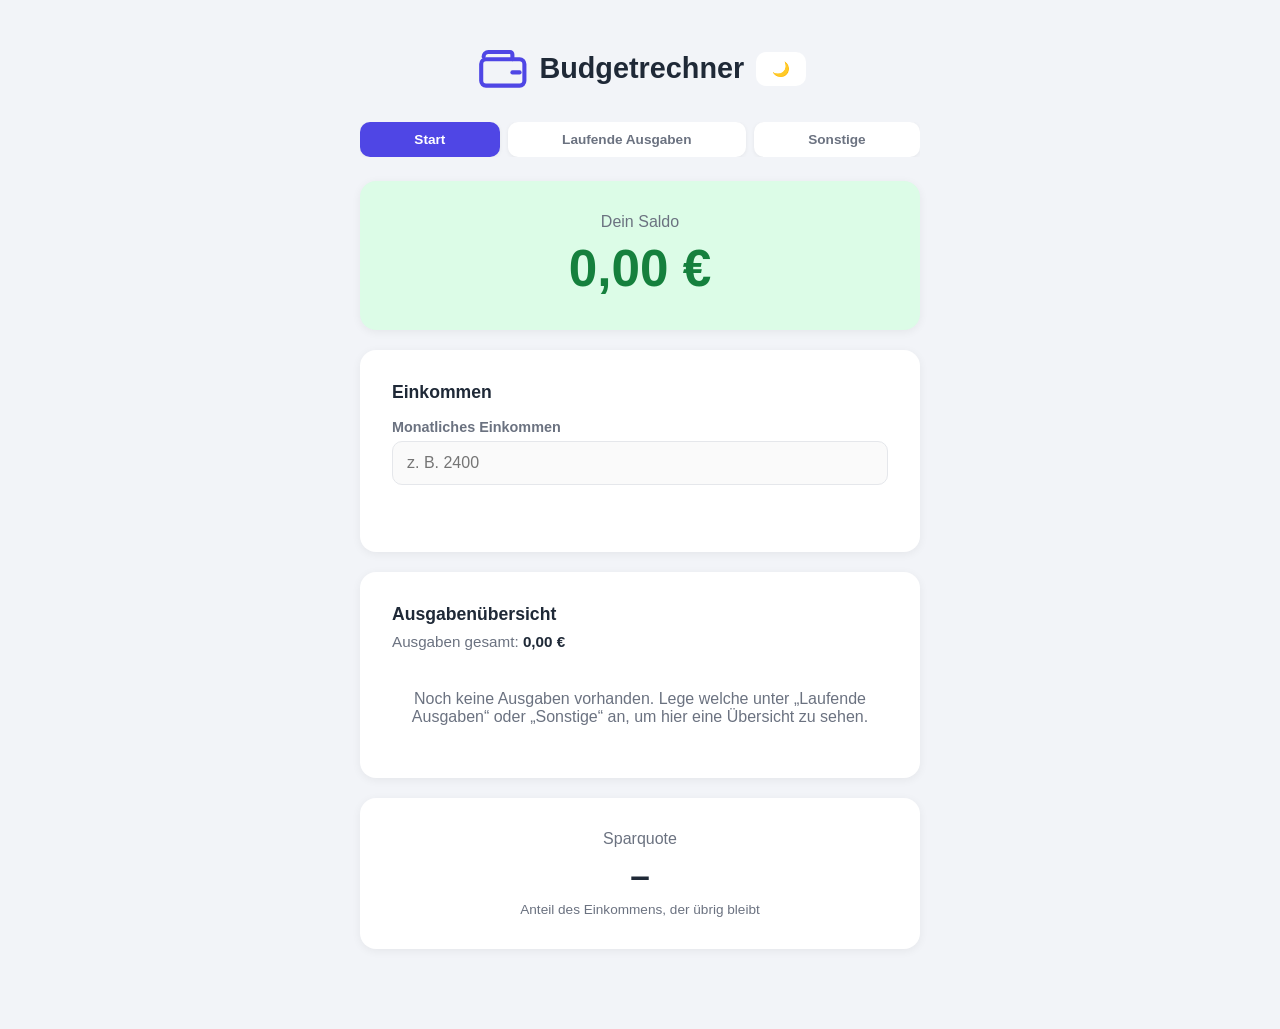
<file: index.html>
<!DOCTYPE html>
<html lang="de">
<head>
  <meta charset="UTF-8">
  <script>
    // Verhindert ein kurzes Aufblitzen des Hellmodus beim Laden/Seitenwechsel
    // im Dunkelmodus: liest den gespeicherten Modus synchron VOR dem ersten
    // Rendern aus und setzt die Klasse direkt am <html>-Element (das schon
    // existiert, während <body> hier noch nicht geparst ist).
    if (localStorage.getItem("budgetrechnerModus") === "dunkel") {
      document.documentElement.classList.add("dunkel-modus");
    }
  </script>
  <meta name="viewport" content="width=device-width, initial-scale=1.0, viewport-fit=cover">
  <meta name="apple-mobile-web-app-capable" content="yes">
  <meta name="mobile-web-app-capable" content="yes">
  <meta name="apple-mobile-web-app-status-bar-style" content="black-translucent">
  <meta name="apple-mobile-web-app-title" content="Budgetrechner">
  <title>Budgetrechner</title>
  <link rel="stylesheet" href="style.css">
  <link rel="manifest" href="manifest.json">
  <link rel="apple-touch-icon" href="icon-180.png">
</head>
<body>

  <div class="container">
    <div class="kopfzeile">
      <h1>
        <span class="icon-wallet" aria-hidden="true">
          <svg viewBox="0 0 24 24" fill="none" stroke="currentColor" stroke-width="1.7" stroke-linecap="round" stroke-linejoin="round">
            <path d="M4 7a2 2 0 0 1 2-2h9a1 1 0 0 1 1 1v2"/>
            <rect x="3" y="8" width="18" height="11" rx="2"/>
            <path d="M16 13.5h3"/>
          </svg>
        </span>
        Budgetrechner
      </h1>
      <button type="button" id="modus-umschalten" class="btn btn-modus" title="Dunkelmodus umschalten">🌙</button>
    </div>

    <!-- ================= NAVIGATION ================= -->
    <nav class="nav-leiste">
      <a class="nav-link" href="index.html">Start</a>
      <a class="nav-link" href="kategorien.html">Laufende Ausgaben</a>
      <a class="nav-link" href="sonstige.html">Sonstige</a>
    </nav>

    <!-- ================= SALDO-KARTE ================= -->
    <!-- Zeigt das Ergebnis (Einkommen minus ALLE Ausgaben aller Kategorien) an -->
    <section class="karte saldo-karte" id="saldo-karte">
      <p class="saldo-label">Dein Saldo</p>
      <p class="saldo-betrag" id="saldo-anzeige">0,00 €</p>
    </section>

    <!-- ================= EINKOMMEN-KARTE ================= -->
    <section class="karte">
      <h2>Einkommen</h2>
      <div class="feld-gruppe">
        <label for="einkommen-input">Monatliches Einkommen</label>
        <input
          type="text"
          id="einkommen-input"
          placeholder="z. B. 2400"
          inputmode="decimal"
          autocomplete="off"
        >
        <p class="fehler-text" id="einkommen-fehler"></p>
      </div>
    </section>

    <!-- ================= DIAGRAMM-KARTE ================= -->
    <!-- Tortendiagramm ohne externe Bibliothek (SVG): ein Kreissegment pro
         Kategorie mit Ausgaben (plus "Sonstige") plus Legende, größter
         Anteil zuerst. Baut sich nur beim ersten Laden der Seite animiert auf. -->
    <section class="karte diagramm-karte">
      <h2>Ausgabenübersicht</h2>
      <p class="ausgaben-gesamt">Ausgaben gesamt: <span id="ausgaben-gesamt-betrag">0,00 €</span></p>
      <div class="diagramm-flaeche" id="diagramm-flaeche"></div>
      <p class="leer-hinweis" id="diagramm-leer-hinweis">
        Noch keine Ausgaben vorhanden. Lege welche unter „Laufende Ausgaben“
        oder „Sonstige“ an, um hier eine Übersicht zu sehen.
      </p>
    </section>

    <!-- ================= SPARQUOTE-KARTE ================= -->
    <!-- Zeigt, welcher Anteil des Einkommens nach Abzug ALLER Ausgaben übrig
         bleibt. Wird von script.js (rendereSparquote) zusammen mit dem Saldo
         aktualisiert. -->
    <section class="karte sparquote-karte" id="sparquote-karte">
      <p class="saldo-label">Sparquote</p>
      <p class="sparquote-wert" id="sparquote-anzeige">–</p>
      <p class="sparquote-hinweis">Anteil des Einkommens, der übrig bleibt</p>
    </section>
  </div>

  <script src="script.js"></script>
</body>
</html>
</file>
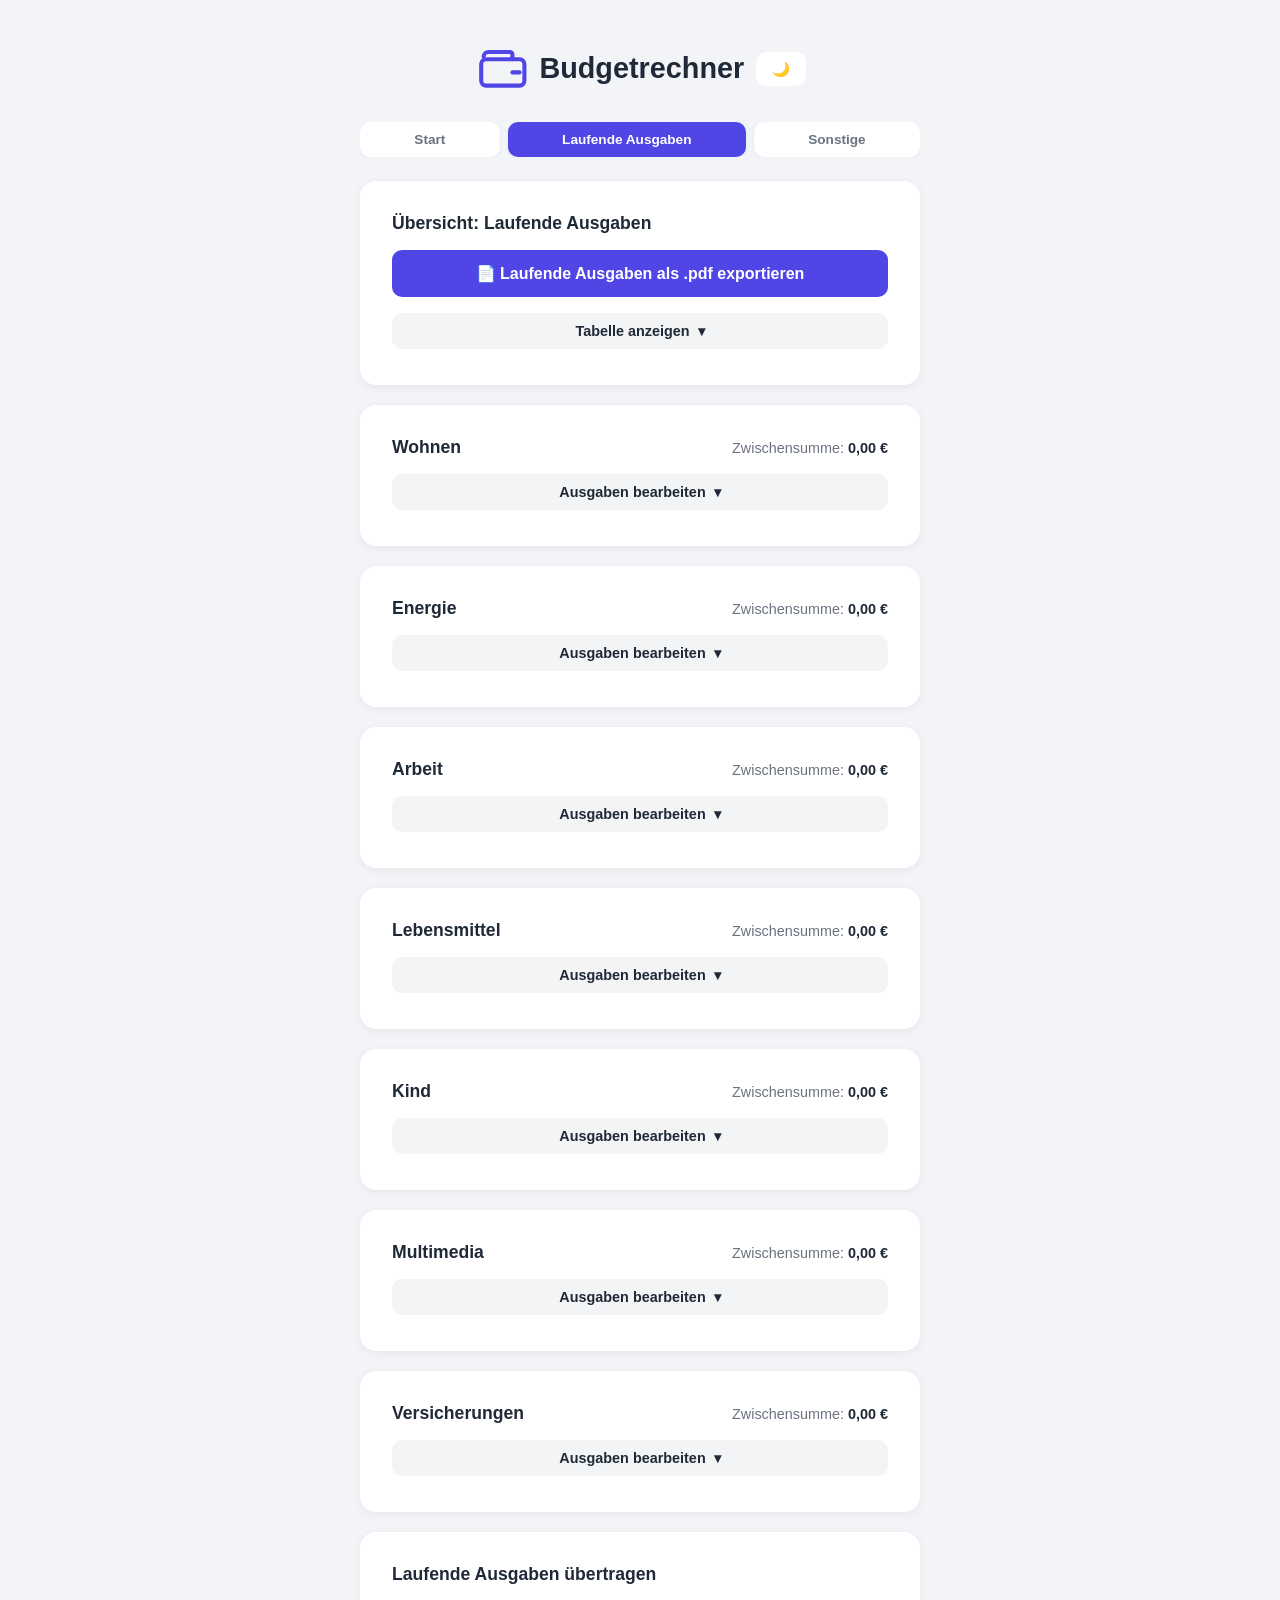
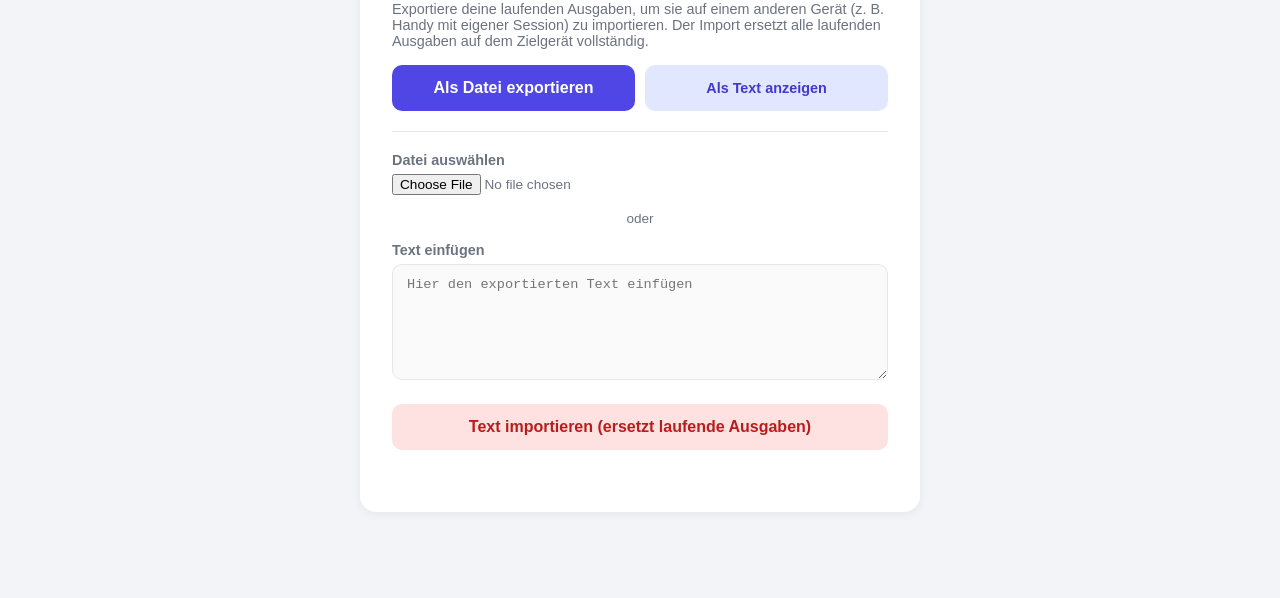
<file: kategorien.html>
<!DOCTYPE html>
<html lang="de">
<head>
  <meta charset="UTF-8">
  <script>
    // Verhindert ein kurzes Aufblitzen des Hellmodus beim Laden/Seitenwechsel
    // im Dunkelmodus: liest den gespeicherten Modus synchron VOR dem ersten
    // Rendern aus und setzt die Klasse direkt am <html>-Element (das schon
    // existiert, während <body> hier noch nicht geparst ist).
    if (localStorage.getItem("budgetrechnerModus") === "dunkel") {
      document.documentElement.classList.add("dunkel-modus");
    }
  </script>
  <meta name="viewport" content="width=device-width, initial-scale=1.0, viewport-fit=cover">
  <meta name="apple-mobile-web-app-capable" content="yes">
  <meta name="mobile-web-app-capable" content="yes">
  <meta name="apple-mobile-web-app-status-bar-style" content="black-translucent">
  <meta name="apple-mobile-web-app-title" content="Budgetrechner">
  <title>Laufende Ausgaben – Budgetrechner</title>
  <link rel="stylesheet" href="style.css">
  <link rel="manifest" href="manifest.json">
  <link rel="apple-touch-icon" href="icon-180.png">
</head>
<body>

  <div class="container">
    <div class="kopfzeile">
      <h1>
        <span class="icon-wallet" aria-hidden="true">
          <svg viewBox="0 0 24 24" fill="none" stroke="currentColor" stroke-width="1.7" stroke-linecap="round" stroke-linejoin="round">
            <path d="M4 7a2 2 0 0 1 2-2h9a1 1 0 0 1 1 1v2"/>
            <rect x="3" y="8" width="18" height="11" rx="2"/>
            <path d="M16 13.5h3"/>
          </svg>
        </span>
        Budgetrechner
      </h1>
      <button type="button" id="modus-umschalten" class="btn btn-modus" title="Dunkelmodus umschalten">🌙</button>
    </div>

    <!-- ================= NAVIGATION ================= -->
    <nav class="nav-leiste">
      <a class="nav-link" href="index.html">Start</a>
      <a class="nav-link" href="kategorien.html">Laufende Ausgaben</a>
      <a class="nav-link" href="sonstige.html">Sonstige</a>
    </nav>

    <!-- Nur beim Drucken/PDF-Export sichtbarer Kopfbereich (siehe @media print
         in style.css): Überschrift + aktuelles Datum. script.js
         (initialisierePdfExport) trägt das Datum automatisch ein. -->
    <div class="druck-kopf">
      <h1 class="druck-titel">Laufende Ausgaben</h1>
      <p class="druck-datum" id="druck-datum"></p>
    </div>

    <!-- ================= ÜBERSICHTSTABELLE ================= -->
    <!-- Zeigt alle laufenden Ausgaben gruppiert nach Kategorie mit Zwischensumme.
         Wird von script.js (rendereUebersichtstabelle) automatisch befüllt;
         Kategorien ohne Ausgaben tauchen hier nicht auf. -->
    <section class="karte uebersicht-karte" data-tabelle-modus="kategorien">
      <h2>Übersicht: Laufende Ausgaben</h2>

      <!-- Löst per window.print() den Druckdialog des Browsers aus; dort kann
           "Als PDF sichern" gewählt werden. Das Druck-Stylesheet (@media
           print) blendet alles außer dieser Tabelle aus. Bewusst außerhalb
           von ".kategorie-details" platziert, damit man die Tabelle nicht
           erst aufklappen muss, um sie zu exportieren. -->
      <button type="button" class="btn btn-primary btn-pdf-export" id="pdf-export-button">
        📄 Laufende Ausgaben als .pdf exportieren
      </button>

      <button type="button" class="btn kategorie-umschalten" aria-expanded="false" data-label-zu="Tabelle anzeigen" data-label-offen="Tabelle einklappen">
        <span class="umschalten-text">Tabelle anzeigen</span>
        <span class="umschalten-pfeil" aria-hidden="true">▾</span>
      </button>

      <div class="kategorie-details">
      <div class="tabelle-wrapper">
        <table class="uebersicht-tabelle">
          <thead>
            <tr>
              <th scope="col">Kategorie</th>
              <th scope="col" class="spalte-zahl">Monat</th>
              <th scope="col" class="spalte-zahl">Jahr</th>
            </tr>
          </thead>
          <tbody class="uebersicht-tabelle-body"></tbody>
        </table>
      </div>
      <p class="leer-hinweis">Noch keine laufenden Ausgaben vorhanden.</p>
      </div>
    </section>

    <!-- Jede Karte unten ist eine "Ausgaben-Karte": script.js erkennt sie über
         die Klasse "ausgaben-karte" und das Attribut "data-ziel" und macht
         Formular, Liste, Bearbeiten/Löschen und Zwischensumme automatisch
         funktionsfähig – der Ablauf ist für alle 7 Kategorien identisch. -->

    <!-- ================= WOHNEN ================= -->
    <section class="karte ausgaben-karte" data-ziel="wohnen">
      <div class="kategorie-kopf">
        <h2>Wohnen</h2>
        <p class="kategorie-zwischensumme">Zwischensumme: <span class="zwischensumme-betrag">0,00 €</span></p>
      </div>

      <!-- Horizontales Balkendiagramm dieser Kategorie, größte Ausgabe oben.
           Wird von script.js (rendereKategorieBalken) befüllt und bei leerer
           Kategorie automatisch ausgeblendet. -->
      <div class="kategorie-balken"></div>

      <!-- Ein-/Ausklapp-Button: Formular und Liste sind standardmäßig
           eingeklappt, damit die Kachel kompakt bleibt. script.js schaltet
           dazu die Klasse "offen" am darunterliegenden Bereich um. -->
      <button type="button" class="btn kategorie-umschalten" aria-expanded="false" data-label-zu="Ausgaben bearbeiten" data-label-offen="Ausgaben einklappen">
        <span class="umschalten-text">Ausgaben bearbeiten</span>
        <span class="umschalten-pfeil" aria-hidden="true">▾</span>
      </button>

      <div class="kategorie-details">
      <form class="ausgabe-formular" novalidate>
        <div class="feld-gruppe">
          <label for="wohnen-name-input">Name</label>
          <input type="text" id="wohnen-name-input" class="ausgabe-name-input" placeholder="z. B. Miete" autocomplete="off">
          <p class="fehler-text name-fehler"></p>
        </div>
        <div class="feld-gruppe">
          <label for="wohnen-betrag-input">Betrag pro Monat</label>
          <input type="text" id="wohnen-betrag-input" class="ausgabe-betrag-input" placeholder="z. B. 800" inputmode="decimal" autocomplete="off">
          <p class="fehler-text betrag-fehler"></p>
        </div>
        <button type="submit" class="btn btn-primary">+ Ausgabe hinzufügen</button>
      </form>

      <ul class="ausgaben-liste"></ul>
      <p class="leer-hinweis">Noch keine Ausgaben in dieser Kategorie.</p>
      </div>
    </section>

    <!-- ================= ENERGIE ================= -->
    <section class="karte ausgaben-karte" data-ziel="energie">
      <div class="kategorie-kopf">
        <h2>Energie</h2>
        <p class="kategorie-zwischensumme">Zwischensumme: <span class="zwischensumme-betrag">0,00 €</span></p>
      </div>

      <!-- Horizontales Balkendiagramm dieser Kategorie, größte Ausgabe oben.
           Wird von script.js (rendereKategorieBalken) befüllt und bei leerer
           Kategorie automatisch ausgeblendet. -->
      <div class="kategorie-balken"></div>

      <!-- Ein-/Ausklapp-Button: Formular und Liste sind standardmäßig
           eingeklappt, damit die Kachel kompakt bleibt. script.js schaltet
           dazu die Klasse "offen" am darunterliegenden Bereich um. -->
      <button type="button" class="btn kategorie-umschalten" aria-expanded="false" data-label-zu="Ausgaben bearbeiten" data-label-offen="Ausgaben einklappen">
        <span class="umschalten-text">Ausgaben bearbeiten</span>
        <span class="umschalten-pfeil" aria-hidden="true">▾</span>
      </button>

      <div class="kategorie-details">
      <form class="ausgabe-formular" novalidate>
        <div class="feld-gruppe">
          <label for="energie-name-input">Name</label>
          <input type="text" id="energie-name-input" class="ausgabe-name-input" placeholder="z. B. Strom" autocomplete="off">
          <p class="fehler-text name-fehler"></p>
        </div>
        <div class="feld-gruppe">
          <label for="energie-betrag-input">Betrag pro Monat</label>
          <input type="text" id="energie-betrag-input" class="ausgabe-betrag-input" placeholder="z. B. 90" inputmode="decimal" autocomplete="off">
          <p class="fehler-text betrag-fehler"></p>
        </div>
        <button type="submit" class="btn btn-primary">+ Ausgabe hinzufügen</button>
      </form>

      <ul class="ausgaben-liste"></ul>
      <p class="leer-hinweis">Noch keine Ausgaben in dieser Kategorie.</p>
      </div>
    </section>

    <!-- ================= ARBEIT ================= -->
    <section class="karte ausgaben-karte" data-ziel="arbeit">
      <div class="kategorie-kopf">
        <h2>Arbeit</h2>
        <p class="kategorie-zwischensumme">Zwischensumme: <span class="zwischensumme-betrag">0,00 €</span></p>
      </div>

      <!-- Horizontales Balkendiagramm dieser Kategorie, größte Ausgabe oben.
           Wird von script.js (rendereKategorieBalken) befüllt und bei leerer
           Kategorie automatisch ausgeblendet. -->
      <div class="kategorie-balken"></div>

      <!-- Ein-/Ausklapp-Button: Formular und Liste sind standardmäßig
           eingeklappt, damit die Kachel kompakt bleibt. script.js schaltet
           dazu die Klasse "offen" am darunterliegenden Bereich um. -->
      <button type="button" class="btn kategorie-umschalten" aria-expanded="false" data-label-zu="Ausgaben bearbeiten" data-label-offen="Ausgaben einklappen">
        <span class="umschalten-text">Ausgaben bearbeiten</span>
        <span class="umschalten-pfeil" aria-hidden="true">▾</span>
      </button>

      <div class="kategorie-details">
      <form class="ausgabe-formular" novalidate>
        <div class="feld-gruppe">
          <label for="arbeit-name-input">Name</label>
          <input type="text" id="arbeit-name-input" class="ausgabe-name-input" placeholder="z. B. Fahrtkosten" autocomplete="off">
          <p class="fehler-text name-fehler"></p>
        </div>
        <div class="feld-gruppe">
          <label for="arbeit-betrag-input">Betrag pro Monat</label>
          <input type="text" id="arbeit-betrag-input" class="ausgabe-betrag-input" placeholder="z. B. 60" inputmode="decimal" autocomplete="off">
          <p class="fehler-text betrag-fehler"></p>
        </div>
        <button type="submit" class="btn btn-primary">+ Ausgabe hinzufügen</button>
      </form>

      <ul class="ausgaben-liste"></ul>
      <p class="leer-hinweis">Noch keine Ausgaben in dieser Kategorie.</p>
      </div>
    </section>

    <!-- ================= LEBENSMITTEL ================= -->
    <section class="karte ausgaben-karte" data-ziel="lebensmittel">
      <div class="kategorie-kopf">
        <h2>Lebensmittel</h2>
        <p class="kategorie-zwischensumme">Zwischensumme: <span class="zwischensumme-betrag">0,00 €</span></p>
      </div>

      <!-- Horizontales Balkendiagramm dieser Kategorie, größte Ausgabe oben.
           Wird von script.js (rendereKategorieBalken) befüllt und bei leerer
           Kategorie automatisch ausgeblendet. -->
      <div class="kategorie-balken"></div>

      <!-- Ein-/Ausklapp-Button: Formular und Liste sind standardmäßig
           eingeklappt, damit die Kachel kompakt bleibt. script.js schaltet
           dazu die Klasse "offen" am darunterliegenden Bereich um. -->
      <button type="button" class="btn kategorie-umschalten" aria-expanded="false" data-label-zu="Ausgaben bearbeiten" data-label-offen="Ausgaben einklappen">
        <span class="umschalten-text">Ausgaben bearbeiten</span>
        <span class="umschalten-pfeil" aria-hidden="true">▾</span>
      </button>

      <div class="kategorie-details">
      <form class="ausgabe-formular" novalidate>
        <div class="feld-gruppe">
          <label for="lebensmittel-name-input">Name</label>
          <input type="text" id="lebensmittel-name-input" class="ausgabe-name-input" placeholder="z. B. Supermarkt" autocomplete="off">
          <p class="fehler-text name-fehler"></p>
        </div>
        <div class="feld-gruppe">
          <label for="lebensmittel-betrag-input">Betrag pro Monat</label>
          <input type="text" id="lebensmittel-betrag-input" class="ausgabe-betrag-input" placeholder="z. B. 350" inputmode="decimal" autocomplete="off">
          <p class="fehler-text betrag-fehler"></p>
        </div>
        <button type="submit" class="btn btn-primary">+ Ausgabe hinzufügen</button>
      </form>

      <ul class="ausgaben-liste"></ul>
      <p class="leer-hinweis">Noch keine Ausgaben in dieser Kategorie.</p>
      </div>
    </section>

    <!-- ================= KIND ================= -->
    <section class="karte ausgaben-karte" data-ziel="kind">
      <div class="kategorie-kopf">
        <h2>Kind</h2>
        <p class="kategorie-zwischensumme">Zwischensumme: <span class="zwischensumme-betrag">0,00 €</span></p>
      </div>

      <!-- Horizontales Balkendiagramm dieser Kategorie, größte Ausgabe oben.
           Wird von script.js (rendereKategorieBalken) befüllt und bei leerer
           Kategorie automatisch ausgeblendet. -->
      <div class="kategorie-balken"></div>

      <!-- Ein-/Ausklapp-Button: Formular und Liste sind standardmäßig
           eingeklappt, damit die Kachel kompakt bleibt. script.js schaltet
           dazu die Klasse "offen" am darunterliegenden Bereich um. -->
      <button type="button" class="btn kategorie-umschalten" aria-expanded="false" data-label-zu="Ausgaben bearbeiten" data-label-offen="Ausgaben einklappen">
        <span class="umschalten-text">Ausgaben bearbeiten</span>
        <span class="umschalten-pfeil" aria-hidden="true">▾</span>
      </button>

      <div class="kategorie-details">
      <form class="ausgabe-formular" novalidate>
        <div class="feld-gruppe">
          <label for="kind-name-input">Name</label>
          <input type="text" id="kind-name-input" class="ausgabe-name-input" placeholder="z. B. Kita" autocomplete="off">
          <p class="fehler-text name-fehler"></p>
        </div>
        <div class="feld-gruppe">
          <label for="kind-betrag-input">Betrag pro Monat</label>
          <input type="text" id="kind-betrag-input" class="ausgabe-betrag-input" placeholder="z. B. 150" inputmode="decimal" autocomplete="off">
          <p class="fehler-text betrag-fehler"></p>
        </div>
        <button type="submit" class="btn btn-primary">+ Ausgabe hinzufügen</button>
      </form>

      <ul class="ausgaben-liste"></ul>
      <p class="leer-hinweis">Noch keine Ausgaben in dieser Kategorie.</p>
      </div>
    </section>

    <!-- ================= MULTIMEDIA ================= -->
    <section class="karte ausgaben-karte" data-ziel="multimedia">
      <div class="kategorie-kopf">
        <h2>Multimedia</h2>
        <p class="kategorie-zwischensumme">Zwischensumme: <span class="zwischensumme-betrag">0,00 €</span></p>
      </div>

      <!-- Horizontales Balkendiagramm dieser Kategorie, größte Ausgabe oben.
           Wird von script.js (rendereKategorieBalken) befüllt und bei leerer
           Kategorie automatisch ausgeblendet. -->
      <div class="kategorie-balken"></div>

      <!-- Ein-/Ausklapp-Button: Formular und Liste sind standardmäßig
           eingeklappt, damit die Kachel kompakt bleibt. script.js schaltet
           dazu die Klasse "offen" am darunterliegenden Bereich um. -->
      <button type="button" class="btn kategorie-umschalten" aria-expanded="false" data-label-zu="Ausgaben bearbeiten" data-label-offen="Ausgaben einklappen">
        <span class="umschalten-text">Ausgaben bearbeiten</span>
        <span class="umschalten-pfeil" aria-hidden="true">▾</span>
      </button>

      <div class="kategorie-details">
      <form class="ausgabe-formular" novalidate>
        <div class="feld-gruppe">
          <label for="multimedia-name-input">Name</label>
          <input type="text" id="multimedia-name-input" class="ausgabe-name-input" placeholder="z. B. Streaming" autocomplete="off">
          <p class="fehler-text name-fehler"></p>
        </div>
        <div class="feld-gruppe">
          <label for="multimedia-betrag-input">Betrag pro Monat</label>
          <input type="text" id="multimedia-betrag-input" class="ausgabe-betrag-input" placeholder="z. B. 12,99" inputmode="decimal" autocomplete="off">
          <p class="fehler-text betrag-fehler"></p>
        </div>
        <button type="submit" class="btn btn-primary">+ Ausgabe hinzufügen</button>
      </form>

      <ul class="ausgaben-liste"></ul>
      <p class="leer-hinweis">Noch keine Ausgaben in dieser Kategorie.</p>
      </div>
    </section>

    <!-- ================= VERSICHERUNGEN ================= -->
    <section class="karte ausgaben-karte" data-ziel="versicherungen">
      <div class="kategorie-kopf">
        <h2>Versicherungen</h2>
        <p class="kategorie-zwischensumme">Zwischensumme: <span class="zwischensumme-betrag">0,00 €</span></p>
      </div>

      <!-- Horizontales Balkendiagramm dieser Kategorie, größte Ausgabe oben.
           Wird von script.js (rendereKategorieBalken) befüllt und bei leerer
           Kategorie automatisch ausgeblendet. -->
      <div class="kategorie-balken"></div>

      <!-- Ein-/Ausklapp-Button: Formular und Liste sind standardmäßig
           eingeklappt, damit die Kachel kompakt bleibt. script.js schaltet
           dazu die Klasse "offen" am darunterliegenden Bereich um. -->
      <button type="button" class="btn kategorie-umschalten" aria-expanded="false" data-label-zu="Ausgaben bearbeiten" data-label-offen="Ausgaben einklappen">
        <span class="umschalten-text">Ausgaben bearbeiten</span>
        <span class="umschalten-pfeil" aria-hidden="true">▾</span>
      </button>

      <div class="kategorie-details">
      <form class="ausgabe-formular" novalidate>
        <div class="feld-gruppe">
          <label for="versicherungen-name-input">Name</label>
          <input type="text" id="versicherungen-name-input" class="ausgabe-name-input" placeholder="z. B. Haftpflicht" autocomplete="off">
          <p class="fehler-text name-fehler"></p>
        </div>
        <div class="feld-gruppe">
          <label for="versicherungen-betrag-input">Betrag pro Monat</label>
          <input type="text" id="versicherungen-betrag-input" class="ausgabe-betrag-input" placeholder="z. B. 4,90" inputmode="decimal" autocomplete="off">
          <p class="fehler-text betrag-fehler"></p>
        </div>
        <button type="submit" class="btn btn-primary">+ Ausgabe hinzufügen</button>
      </form>

      <ul class="ausgaben-liste"></ul>
      <p class="leer-hinweis">Noch keine Ausgaben in dieser Kategorie.</p>
      </div>
    </section>

    <!-- ================= EXPORT / IMPORT ================= -->
    <!-- Überträgt ausschließlich die laufenden Ausgaben (alle Kategorien
         dieser Seite) zwischen Geräten – z. B. um sie auf einem Handy mit
         eigener Browser-Session wieder einzuspielen. Funktioniert ohne
         Server/Konto: entweder als Datei-Download/-Auswahl oder per Text
         kopieren/einfügen, falls der Datei-Download im Browser nicht
         verfügbar ist. Der Import ERSETZT alle laufenden Ausgaben auf
         diesem Gerät vollständig. -->
    <section class="karte" id="export-import-karte">
      <h2>Laufende Ausgaben übertragen</h2>
      <p class="hinweis-text">
        Exportiere deine laufenden Ausgaben, um sie auf einem anderen Gerät
        (z. B. Handy mit eigener Session) zu importieren. Der Import ersetzt
        alle laufenden Ausgaben auf dem Zielgerät vollständig.
      </p>

      <div class="export-import-buttons">
        <button type="button" class="btn btn-primary" id="export-datei-button">Als Datei exportieren</button>
        <button type="button" class="btn btn-bearbeiten" id="export-text-button">Als Text anzeigen</button>
      </div>

      <div class="export-text-bereich" id="export-text-bereich" hidden>
        <div class="feld-gruppe">
          <label for="export-text-feld">Exportierter Text (kopieren und z. B. per Mail/Nachricht an das andere Gerät senden)</label>
          <textarea id="export-text-feld" readonly rows="6"></textarea>
        </div>
        <button type="button" class="btn btn-speichern" id="export-kopieren-button">In Zwischenablage kopieren</button>
        <p class="erfolg-text" id="export-kopieren-erfolg"></p>
        <p class="fehler-text" id="export-kopieren-fehler"></p>
      </div>

      <hr class="trenner">

      <div class="feld-gruppe">
        <label for="import-datei-input">Datei auswählen</label>
        <input type="file" id="import-datei-input" accept="application/json,.json">
      </div>

      <p class="oder-trenner">oder</p>

      <div class="feld-gruppe">
        <label for="import-text-feld">Text einfügen</label>
        <textarea id="import-text-feld" rows="6" placeholder="Hier den exportierten Text einfügen"></textarea>
      </div>
      <button type="button" class="btn btn-warnung" id="import-text-button">Text importieren (ersetzt laufende Ausgaben)</button>

      <p class="erfolg-text" id="import-erfolg"></p>
      <p class="fehler-text" id="import-fehler"></p>
    </section>
  </div>

  <script src="script.js"></script>
</body>
</html>
</file>
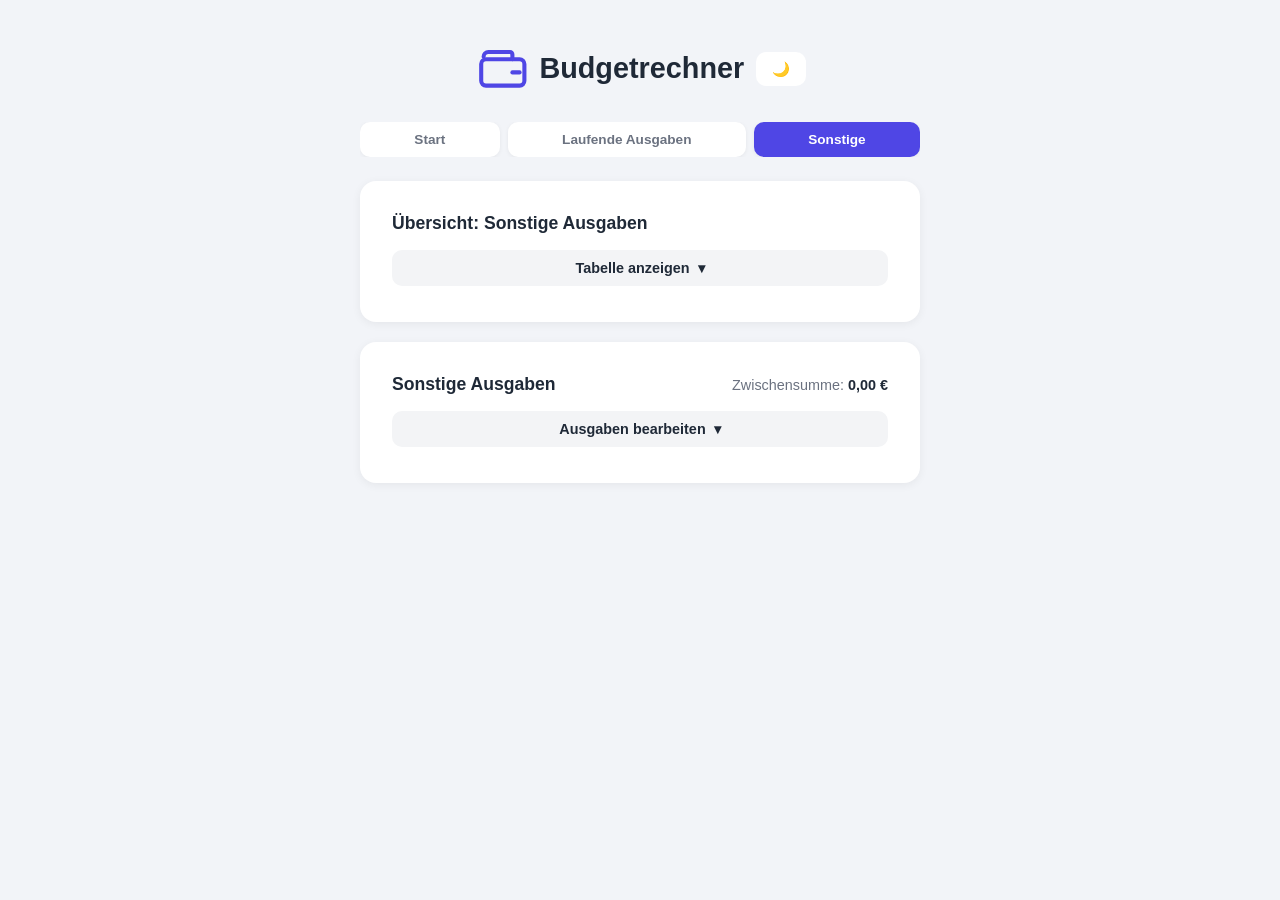
<file: sonstige.html>
<!DOCTYPE html>
<html lang="de">
<head>
  <meta charset="UTF-8">
  <script>
    // Verhindert ein kurzes Aufblitzen des Hellmodus beim Laden/Seitenwechsel
    // im Dunkelmodus: liest den gespeicherten Modus synchron VOR dem ersten
    // Rendern aus und setzt die Klasse direkt am <html>-Element (das schon
    // existiert, während <body> hier noch nicht geparst ist).
    if (localStorage.getItem("budgetrechnerModus") === "dunkel") {
      document.documentElement.classList.add("dunkel-modus");
    }
  </script>
  <meta name="viewport" content="width=device-width, initial-scale=1.0, viewport-fit=cover">
  <meta name="apple-mobile-web-app-capable" content="yes">
  <meta name="mobile-web-app-capable" content="yes">
  <meta name="apple-mobile-web-app-status-bar-style" content="black-translucent">
  <meta name="apple-mobile-web-app-title" content="Budgetrechner">
  <title>Sonstige Ausgaben – Budgetrechner</title>
  <link rel="stylesheet" href="style.css">
  <link rel="manifest" href="manifest.json">
  <link rel="apple-touch-icon" href="icon-180.png">
</head>
<body>

  <div class="container">
    <div class="kopfzeile">
      <h1>
        <span class="icon-wallet" aria-hidden="true">
          <svg viewBox="0 0 24 24" fill="none" stroke="currentColor" stroke-width="1.7" stroke-linecap="round" stroke-linejoin="round">
            <path d="M4 7a2 2 0 0 1 2-2h9a1 1 0 0 1 1 1v2"/>
            <rect x="3" y="8" width="18" height="11" rx="2"/>
            <path d="M16 13.5h3"/>
          </svg>
        </span>
        Budgetrechner
      </h1>
      <button type="button" id="modus-umschalten" class="btn btn-modus" title="Dunkelmodus umschalten">🌙</button>
    </div>

    <!-- ================= NAVIGATION ================= -->
    <nav class="nav-leiste">
      <a class="nav-link" href="index.html">Start</a>
      <a class="nav-link" href="kategorien.html">Laufende Ausgaben</a>
      <a class="nav-link" href="sonstige.html">Sonstige</a>
    </nav>

    <!-- ================= ÜBERSICHTSTABELLE ================= -->
    <!-- Zeigt alle sonstigen Ausgaben mit Zwischensumme. Wird von script.js
         (rendereUebersichtstabelle) automatisch befüllt; bleibt leer, solange
         keine sonstigen Ausgaben angelegt sind. -->
    <section class="karte uebersicht-karte" data-tabelle-modus="sonstige">
      <h2>Übersicht: Sonstige Ausgaben</h2>

      <button type="button" class="btn kategorie-umschalten" aria-expanded="false" data-label-zu="Tabelle anzeigen" data-label-offen="Tabelle einklappen">
        <span class="umschalten-text">Tabelle anzeigen</span>
        <span class="umschalten-pfeil" aria-hidden="true">▾</span>
      </button>

      <div class="kategorie-details">
      <div class="tabelle-wrapper">
        <table class="uebersicht-tabelle">
          <tbody class="uebersicht-tabelle-body"></tbody>
        </table>
      </div>
      <p class="leer-hinweis">Noch keine sonstigen Ausgaben vorhanden.</p>
      </div>
    </section>

    <!-- ================= SONSTIGE-AUSGABEN-KARTE ================= -->
    <!-- Freie, eigene Ausgaben ohne feste Kategorie. script.js erkennt diese
         Karte über "ausgaben-karte" + data-ziel="sonstige" genau wie die
         Kategorie-Karten auf kategorien.html. -->
    <section class="karte ausgaben-karte" data-ziel="sonstige">
      <div class="kategorie-kopf">
        <h2>Sonstige Ausgaben</h2>
        <p class="kategorie-zwischensumme">Zwischensumme: <span class="zwischensumme-betrag">0,00 €</span></p>
      </div>

      <!-- Horizontales Balkendiagramm dieser Kategorie, größte Ausgabe oben.
           Wird von script.js (rendereKategorieBalken) befüllt und bei leerer
           Kategorie automatisch ausgeblendet. -->
      <div class="kategorie-balken"></div>

      <!-- Ein-/Ausklapp-Button: Formular und Liste sind standardmäßig
           eingeklappt, damit die Kachel kompakt bleibt. script.js schaltet
           dazu die Klasse "offen" am darunterliegenden Bereich um. -->
      <button type="button" class="btn kategorie-umschalten" aria-expanded="false" data-label-zu="Ausgaben bearbeiten" data-label-offen="Ausgaben einklappen">
        <span class="umschalten-text">Ausgaben bearbeiten</span>
        <span class="umschalten-pfeil" aria-hidden="true">▾</span>
      </button>

      <div class="kategorie-details">
      <form class="ausgabe-formular" novalidate>
        <div class="feld-gruppe">
          <label for="sonstige-name-input">Name</label>
          <input type="text" id="sonstige-name-input" class="ausgabe-name-input" placeholder="z. B. Geschenke" autocomplete="off">
          <p class="fehler-text name-fehler"></p>
        </div>
        <div class="feld-gruppe">
          <label for="sonstige-betrag-input">Betrag pro Monat</label>
          <input type="text" id="sonstige-betrag-input" class="ausgabe-betrag-input" placeholder="z. B. 25" inputmode="decimal" autocomplete="off">
          <p class="fehler-text betrag-fehler"></p>
        </div>
        <button type="submit" class="btn btn-primary">+ Ausgabe hinzufügen</button>
      </form>

      <ul class="ausgaben-liste"></ul>
      <p class="leer-hinweis">Noch keine sonstigen Ausgaben angelegt.</p>
      </div>
    </section>
  </div>

  <script src="script.js"></script>
</body>
</html>
</file>
<file: style.css>
/* ===================================================
   GRUNDEINSTELLUNGEN & FARBVARIABLEN
   =================================================== */
:root {
  --farbe-hintergrund: #f2f4f8;
  --farbe-karte: #ffffff;
  --farbe-text: #1f2937;
  --farbe-text-hell: #6b7280;
  --farbe-primary: #4f46e5;
  --farbe-primary-dunkel: #4338ca;
  --farbe-positiv: #15803d;
  --farbe-positiv-hintergrund: #dcfce7;
  --farbe-negativ: #b91c1c;
  --farbe-negativ-hintergrund: #fee2e2;
  --farbe-fehler: #dc2626;
  --farbe-rand: #e5e7eb;
  --farbe-eingabe-bg: #fafafa;
  --farbe-eingabe-bg-fokus: #ffffff;
  --farbe-neutral-bg: #f3f4f6;
  --schatten-farbe: rgba(0, 0, 0, 0.06);
  --radius: 16px;

  /* Feste kategoriale Farbpalette fürs Tortendiagramm, in derselben
     Reihenfolge wie KATEGORIEN in script.js (+ "Sonstige" als 8. Farbe).
     Farbe hängt an der Kategorie, nicht an ihrer Größe/Position. */
  --torte-farbe-1: #4d7ea8;
  --torte-farbe-2: #3f9678;
  --torte-farbe-3: #c9922f;
  --torte-farbe-4: #5a8a52;
  --torte-farbe-5: #6b5b95;
  --torte-farbe-6: #b85c5c;
  --torte-farbe-7: #c17a94;
  --torte-farbe-8: #c17847;
}

/* Dunkelmodus: überschreibt einfach dieselben Variablen mit anderen Werten.
   Dadurch muss der Rest der CSS-Datei gar nicht angepasst werden.
   Die Klasse sitzt am <html>-Element (nicht am <body>), damit ein Inline-
   Skript im <head> sie schon vor dem ersten Rendern setzen kann. */
html.dunkel-modus {
  --farbe-hintergrund: #0f172a;
  --farbe-karte: #1e293b;
  --farbe-text: #f1f5f9;
  --farbe-text-hell: #94a3b8;
  --farbe-primary: #6366f1;
  --farbe-primary-dunkel: #818cf8;
  --farbe-positiv: #4ade80;
  --farbe-positiv-hintergrund: #14532d;
  --farbe-negativ: #f87171;
  --farbe-negativ-hintergrund: #7f1d1d;
  --farbe-fehler: #f87171;
  --farbe-rand: #334155;
  --farbe-eingabe-bg: #0f172a;
  --farbe-eingabe-bg-fokus: #111827;
  --farbe-neutral-bg: #334155;
  --schatten-farbe: rgba(0, 0, 0, 0.4);

  --torte-farbe-1: #5f97c9;
  --torte-farbe-2: #4aab8a;
  --torte-farbe-3: #d1a151;
  --torte-farbe-4: #6a9a63;
  --torte-farbe-5: #8577ad;
  --torte-farbe-6: #c97272;
  --torte-farbe-7: #cf8ea6;
  --torte-farbe-8: #cf8a5c;
}

* {
  box-sizing: border-box;
}

body {
  margin: 0;
  /* Zusätzlich zu den festen Werten die Safe-Area-Insets (Notch/Statusleiste,
     Home-Indicator) addieren – wichtig im Vollbildmodus (siehe apple-mobile-
     web-app-status-bar-style "black-translucent" im <head>), damit Kopfzeile
     und unterster Inhalt nicht verdeckt werden. Auf Geräten ohne Notch ist
     env(...) einfach 0, ändert also nichts am bisherigen Aussehen. */
  padding: calc(24px + env(safe-area-inset-top)) calc(16px + env(safe-area-inset-right)) calc(60px + env(safe-area-inset-bottom)) calc(16px + env(safe-area-inset-left));
  font-family: "Segoe UI", Roboto, Helvetica, Arial, sans-serif;
  background: var(--farbe-hintergrund);
  color: var(--farbe-text);
  transition: background-color 0.2s ease, color 0.2s ease;
}

.kopfzeile {
  display: flex;
  align-items: center;
  justify-content: center;
  gap: 12px;
  margin-bottom: 24px;
}

.kopfzeile h1 {
  margin: 0;
}

.btn-modus {
  background: var(--farbe-karte);
  border: 1px solid var(--farbe-rand);
  font-size: 1.2rem;
  line-height: 1;
  padding: 8px 12px;
  border-radius: 50%;
}

/* ===================================================
   NAVIGATIONSLEISTE (auf allen 3 Seiten gleich)
   =================================================== */
.nav-leiste {
  display: flex;
  gap: 8px;
  margin-bottom: 24px;
  overflow-x: auto;
}

.nav-link {
  flex: 1 1 auto;
  text-align: center;
  white-space: nowrap;
  padding: 10px 14px;
  border-radius: 10px;
  background: var(--farbe-karte);
  color: var(--farbe-text-hell);
  text-decoration: none;
  font-size: 0.85rem;
  font-weight: 600;
  box-shadow: 0 1px 4px var(--schatten-farbe);
}

.nav-link.aktiv {
  background: var(--farbe-primary);
  color: #fff;
}

.container {
  max-width: 560px;
  margin: 0 auto;
}

h1 {
  display: flex;
  align-items: center;
  justify-content: center;
  gap: 8px;
  text-align: center;
  font-size: 1.8rem;
  margin: 0;
}

/* Minimalistisches Wallet-Symbol in der Kopfzeile, ca. doppelt so groß wie
   der vorherige Emoji-Text (1.8rem), Farbe folgt der Akzentfarbe der App. */
.icon-wallet {
  display: inline-flex;
  flex-shrink: 0;
  width: 3.6rem;
  height: 3.6rem;
  color: var(--farbe-primary);
}

.icon-wallet svg {
  width: 100%;
  height: 100%;
}

h2 {
  font-size: 1.1rem;
  margin: 0 0 16px;
  color: var(--farbe-text);
}

/* ===================================================
   KARTEN (allgemeines Container-Design)
   =================================================== */
.karte {
  background: var(--farbe-karte);
  border-radius: var(--radius);
  padding: 24px;
  margin-bottom: 20px;
  box-shadow: 0 2px 10px var(--schatten-farbe);
}

/* ===================================================
   SALDO-KARTE
   =================================================== */
.saldo-karte {
  text-align: center;
  transition: background-color 0.2s ease;
}

.saldo-label {
  margin: 0 0 8px;
  font-size: 1rem;
  color: var(--farbe-text-hell);
}

.saldo-betrag {
  margin: 0;
  font-size: 2.6rem;
  font-weight: 700;
}

/* Farbige Zustände, werden per JavaScript per Klasse gesetzt */
.saldo-karte.positiv .saldo-betrag {
  color: var(--farbe-positiv);
}
.saldo-karte.positiv {
  background: var(--farbe-positiv-hintergrund);
}

.saldo-karte.negativ .saldo-betrag {
  color: var(--farbe-negativ);
}
.saldo-karte.negativ {
  background: var(--farbe-negativ-hintergrund);
}

/* ===================================================
   SPARQUOTE-KARTE (Startseite)
   =================================================== */
.sparquote-karte {
  text-align: center;
}

.sparquote-wert {
  margin: 0;
  font-size: 2.2rem;
  font-weight: 700;
  color: var(--farbe-text);
}

.sparquote-karte.positiv .sparquote-wert {
  color: var(--farbe-positiv);
}

.sparquote-karte.negativ .sparquote-wert {
  color: var(--farbe-negativ);
}

.sparquote-hinweis {
  margin: 6px 0 0;
  font-size: 0.85rem;
  color: var(--farbe-text-hell);
}

/* ===================================================
   FORMULARE / EINGABEFELDER
   =================================================== */
.feld-gruppe {
  margin-bottom: 16px;
}

.feld-gruppe:last-of-type {
  margin-bottom: 20px;
}

label {
  display: block;
  margin-bottom: 6px;
  font-size: 0.9rem;
  font-weight: 600;
  color: var(--farbe-text-hell);
}

input[type="text"] {
  width: 100%;
  padding: 12px 14px;
  font-size: 1rem;
  border: 1px solid var(--farbe-rand);
  border-radius: 10px;
  background: var(--farbe-eingabe-bg);
  color: var(--farbe-text);
}

input[type="text"]:focus {
  outline: none;
  border-color: var(--farbe-primary);
  background: var(--farbe-eingabe-bg-fokus);
}

.fehler-text {
  min-height: 1.1em;
  margin: 6px 0 0;
  font-size: 0.85rem;
  color: var(--farbe-fehler);
}

.erfolg-text {
  min-height: 1.1em;
  margin: 6px 0 0;
  font-size: 0.85rem;
  color: var(--farbe-positiv);
}

.fehler-text:empty,
.erfolg-text:empty {
  margin: 0;
}

textarea {
  width: 100%;
  padding: 12px 14px;
  font-size: 0.85rem;
  font-family: "Consolas", "SFMono-Regular", Menlo, monospace;
  border: 1px solid var(--farbe-rand);
  border-radius: 10px;
  background: var(--farbe-eingabe-bg);
  color: var(--farbe-text);
  resize: vertical;
}

textarea:focus {
  outline: none;
  border-color: var(--farbe-primary);
  background: var(--farbe-eingabe-bg-fokus);
}

input[type="file"] {
  width: 100%;
  font-size: 0.85rem;
  color: var(--farbe-text-hell);
}

/* ===================================================
   BUTTONS
   =================================================== */
.btn {
  cursor: pointer;
  border: none;
  border-radius: 10px;
  padding: 10px 16px;
  font-size: 0.9rem;
  font-weight: 600;
  transition: opacity 0.15s ease;
}

.btn:hover {
  opacity: 0.85;
}

.btn-primary {
  width: 100%;
  padding: 14px;
  font-size: 1rem;
  background: var(--farbe-primary);
  color: #fff;
}

.btn-primary:hover {
  background: var(--farbe-primary-dunkel);
  opacity: 1;
}

.btn-bearbeiten {
  background: #e0e7ff;
  color: var(--farbe-primary-dunkel);
}

.btn-loeschen {
  background: var(--farbe-negativ-hintergrund);
  color: var(--farbe-negativ);
}

.btn-speichern {
  background: var(--farbe-positiv-hintergrund);
  color: var(--farbe-positiv);
}

.btn-abbrechen {
  background: var(--farbe-neutral-bg);
  color: var(--farbe-text-hell);
}

.btn-warnung {
  width: 100%;
  padding: 14px;
  font-size: 1rem;
  background: var(--farbe-negativ-hintergrund);
  color: var(--farbe-negativ);
}

/* ===================================================
   AUSGABEN-LISTE
   =================================================== */
.ausgaben-liste {
  list-style: none;
  margin: 0;
  padding: 0;
}

.ausgabe-eintrag {
  display: flex;
  align-items: center;
  justify-content: space-between;
  flex-wrap: wrap;
  gap: 10px;
  padding: 14px 0;
  border-bottom: 1px solid var(--farbe-rand);
}

.ausgabe-eintrag:last-child {
  border-bottom: none;
}

.ausgabe-name {
  font-weight: 600;
  flex: 1 1 auto;
  min-width: 100px;
}

.ausgabe-betrag {
  font-weight: 600;
  color: var(--farbe-text-hell);
  margin-right: 8px;
}

.ausgabe-buttons {
  display: flex;
  gap: 8px;
}

.leer-hinweis {
  display: none; /* wird per JavaScript ein-/ausgeblendet */
  text-align: center;
  color: var(--farbe-text-hell);
  padding: 20px 0;
  margin: 0;
}

/* Bearbeiten-Modus eines Ausgaben-Eintrags */
.ausgabe-bearbeiten {
  display: flex;
  flex-wrap: wrap;
  gap: 8px;
  width: 100%;
}

.ausgabe-bearbeiten input[type="text"] {
  flex: 1 1 120px;
}

.edit-fehler {
  width: 100%;
}

/* ===================================================
   KATEGORIE-KARTEN (kategorien.html & sonstige.html)
   =================================================== */
.kategorie-kopf {
  display: flex;
  align-items: baseline;
  justify-content: space-between;
  flex-wrap: wrap;
  gap: 8px;
  margin-bottom: 16px;
}

.kategorie-kopf h2 {
  margin: 0;
}

.kategorie-zwischensumme {
  margin: 0;
  font-size: 0.9rem;
  color: var(--farbe-text-hell);
}

.zwischensumme-betrag {
  font-weight: 700;
  color: var(--farbe-text);
}

/* ===================================================
   EXPORT / IMPORT (kategorien.html)
   =================================================== */
.hinweis-text {
  margin: 0 0 16px;
  font-size: 0.9rem;
  color: var(--farbe-text-hell);
}

.export-import-buttons {
  display: flex;
  flex-wrap: wrap;
  gap: 10px;
  margin-bottom: 4px;
}

.export-import-buttons .btn {
  flex: 1 1 180px;
}

.export-text-bereich {
  margin-top: 16px;
}

.trenner {
  border: none;
  border-top: 1px solid var(--farbe-rand);
  margin: 20px 0;
}

.oder-trenner {
  text-align: center;
  font-size: 0.85rem;
  color: var(--farbe-text-hell);
  margin: 4px 0 16px;
}

/* ===================================================
   ÜBERSICHTSTABELLE (kategorien.html & sonstige.html)
   =================================================== */
.tabelle-wrapper {
  /* Sicherheitsnetz gegen seitliches Überlaufen auf sehr schmalen Displays;
     bei zwei schlanken Spalten sollte dies im Normalfall nie greifen. */
  overflow-x: auto;
}

.uebersicht-tabelle {
  width: 100%;
  border-collapse: collapse;
  font-size: 0.9rem;
}

.uebersicht-tabelle td,
.uebersicht-tabelle th {
  padding: 10px 4px;
  text-align: left;
  border-bottom: 1px solid var(--farbe-rand);
}

/* Zahlen-Spalten (Monat, ggf. Jahr) rechtsbündig – per Klasse statt :last-child,
   damit dieselbe Regel für die 2-spaltige (sonstige.html) UND die 3-spaltige
   (kategorien.html) Tabelle funktioniert. */
.uebersicht-tabelle td.spalte-zahl,
.uebersicht-tabelle th.spalte-zahl {
  text-align: right;
  white-space: nowrap;
  font-weight: 600;
}

.uebersicht-gruppen-zeile th {
  background: var(--farbe-neutral-bg);
  font-weight: 700;
  border-bottom: 1px solid var(--farbe-rand);
}

.uebersicht-gruppen-zeile:not(:first-child) th {
  border-top: 2px solid var(--farbe-rand);
}

.uebersicht-gesamt-zeile th {
  border-top: 2px solid var(--farbe-text);
  font-weight: 700;
}

/* ===================================================
   PDF-EXPORT-BUTTON (kategorien.html)
   =================================================== */
.btn-pdf-export {
  margin-bottom: 16px;
}

/* Nur beim Drucken sichtbarer Kopfbereich (Überschrift + Datum), siehe
   @media print weiter unten. */
.druck-kopf {
  display: none;
}

/* ===================================================
   AUSGABEN GESAMT (Startseite, über dem Balkendiagramm)
   =================================================== */
.ausgaben-gesamt {
  margin: -8px 0 20px;
  font-size: 0.95rem;
  color: var(--farbe-text-hell);
}

.ausgaben-gesamt span {
  font-weight: 700;
  color: var(--farbe-text);
}

/* ===================================================
   HORIZONTALES BALKENDIAGRAMM (in jeder Kategorie-Karte)
   =================================================== */
.kategorie-balken {
  display: none; /* wird per JavaScript ein-/ausgeblendet */
  flex-direction: column;
  gap: 12px;
  margin-bottom: 20px;
}

.hbalken-zeile {
  display: flex;
  flex-direction: column;
  gap: 4px;
}

.hbalken-info {
  display: flex;
  align-items: baseline;
  justify-content: space-between;
  gap: 8px;
  font-size: 0.85rem;
}

.hbalken-label {
  font-weight: 600;
  overflow-wrap: anywhere;
}

.hbalken-wert {
  color: var(--farbe-text-hell);
  font-weight: 600;
  white-space: nowrap;
}

.hbalken-huelle {
  width: 100%;
  height: 12px;
  background: var(--farbe-neutral-bg);
  border-radius: 6px;
  overflow: hidden;
}

.hbalken {
  height: 100%;
  min-width: 4px;
  background: var(--farbe-primary);
  border-radius: 6px;
  transition: width 0.3s ease;
}

/* ===================================================
   EIN-/AUSKLAPPBARER BEREICH (Formular + Liste) in jeder Ausgaben-Karte
   Standardmäßig eingeklappt, damit die Kachel im Alltag kompakt bleibt.
   =================================================== */
.kategorie-umschalten {
  width: 100%;
  display: flex;
  align-items: center;
  justify-content: center;
  gap: 8px;
  background: var(--farbe-neutral-bg);
  color: var(--farbe-text);
  margin-bottom: 4px;
}

.umschalten-pfeil {
  display: inline-block;
  transition: transform 0.2s ease;
}

.kategorie-umschalten[aria-expanded="true"] .umschalten-pfeil {
  transform: rotate(180deg);
}

.kategorie-details {
  display: none;
  margin-top: 16px;
}

.kategorie-details.offen {
  display: block;
}

/* ===================================================
   TORTENDIAGRAMM (Startseite, ohne externe Bibliothek)
   =================================================== */
.diagramm-flaeche {
  display: flex;
  flex-direction: column;
  align-items: center;
  gap: 20px;
}

.torte-svg {
  width: 100%;
  max-width: 220px;
  height: auto;
}

.torte-segment {
  stroke: var(--farbe-karte);
  stroke-width: 2;
}

.torte-legende {
  list-style: none;
  margin: 0;
  padding: 0;
  width: 100%;
  display: flex;
  flex-direction: column;
  gap: 10px;
}

.torte-legende-eintrag {
  display: flex;
  align-items: baseline;
  gap: 10px;
  font-size: 0.85rem;
}

.torte-punkt {
  flex-shrink: 0;
  width: 12px;
  height: 12px;
  border-radius: 50%;
  align-self: center;
}

.torte-name {
  font-weight: 600;
  flex: 1 1 auto;
  min-width: 60px;
  overflow-wrap: anywhere;
}

.torte-betrag {
  font-weight: 600;
  white-space: nowrap;
}

.torte-prozent {
  color: var(--farbe-text-hell);
  white-space: nowrap;
  min-width: 3.4em;
  text-align: right;
}

/* Größere Bildschirme: Torte links, Legende rechts daneben */
@media (min-width: 600px) {
  .diagramm-flaeche {
    flex-direction: row;
    align-items: center;
  }

  .torte-svg {
    flex: 0 0 auto;
    width: 200px;
  }

  .torte-legende {
    flex: 1 1 auto;
  }
}

/* ===================================================
   RESPONSIVE ANPASSUNGEN (größere Bildschirme)
   =================================================== */
@media (min-width: 600px) {
  body {
    padding: calc(40px + env(safe-area-inset-top)) calc(16px + env(safe-area-inset-right)) calc(60px + env(safe-area-inset-bottom)) calc(16px + env(safe-area-inset-left));
  }

  .saldo-betrag {
    font-size: 3.2rem;
  }

  .karte {
    padding: 32px;
  }
}

/* ===================================================
   DRUCK-/PDF-ANSICHT (kategorien.html – "Laufende Ausgaben als .pdf
   exportieren"). Blendet alles bis auf die Übersichtstabelle aus und
   gestaltet sie als schlichtes, gut lesbares Dokument für A4. Greift nur
   beim tatsächlichen Drucken (window.print()), die normale Ansicht im
   Browser bleibt davon unberührt.
   =================================================== */
@media print {
  @page {
    size: A4;
    margin: 2cm;
  }

  body {
    background: #ffffff;
    color: #000000;
    padding: 0;
  }

  .container {
    max-width: 100%;
    margin: 0;
  }

  /* Alles ausblenden, was für einen Ausdruck der laufenden Ausgaben
     irrelevant ist: Kopfzeile, Navigation, Saldo/Sparquote/Diagramm,
     Eingabefelder samt Kategorie-Karten, Export/Import sowie sämtliche
     Buttons (inkl. des PDF-Export-Buttons selbst). */
  .kopfzeile,
  .nav-leiste,
  .saldo-karte,
  .sparquote-karte,
  .diagramm-karte,
  .ausgaben-karte,
  #export-import-karte,
  .btn {
    display: none !important;
  }

  /* Nur für den Druck gedachter Kopfbereich wird sichtbar. */
  .druck-kopf {
    display: block;
    margin-bottom: 20px;
  }

  .druck-titel {
    margin: 0 0 4px;
    font-size: 1.6rem;
    color: #000000;
  }

  .druck-datum {
    margin: 0;
    font-size: 0.95rem;
    color: #000000;
  }

  /* Die Übersichtskarte flach und randlos wie ein Dokumentabschnitt statt
     wie eine Karte darstellen; die eigentliche Überschrift der Karte wird
     durch ".druck-titel" oben ersetzt. */
  .uebersicht-karte {
    background: transparent;
    box-shadow: none;
    padding: 0;
    margin: 0;
  }

  .uebersicht-karte h2 {
    display: none;
  }

  /* Tabelle beim Drucken immer anzeigen, unabhängig vom Auf-/Zugeklappt-
     Zustand auf dem Bildschirm. */
  .kategorie-details {
    display: block !important;
    margin-top: 0;
  }

  .leer-hinweis {
    color: #000000;
  }

  .uebersicht-tabelle {
    font-size: 11pt;
  }

  .uebersicht-tabelle th,
  .uebersicht-tabelle td {
    color: #000000;
    border-bottom: 1px solid #000000;
    padding: 6px 4px;
  }

  .uebersicht-gruppen-zeile th {
    background: #eeeeee;
    border-top: 1px solid #000000;
  }

  .uebersicht-gruppen-zeile,
  .uebersicht-gesamt-zeile {
    break-inside: avoid;
  }

  .uebersicht-gesamt-zeile th {
    border-top: 2px solid #000000;
  }
}
</file>
